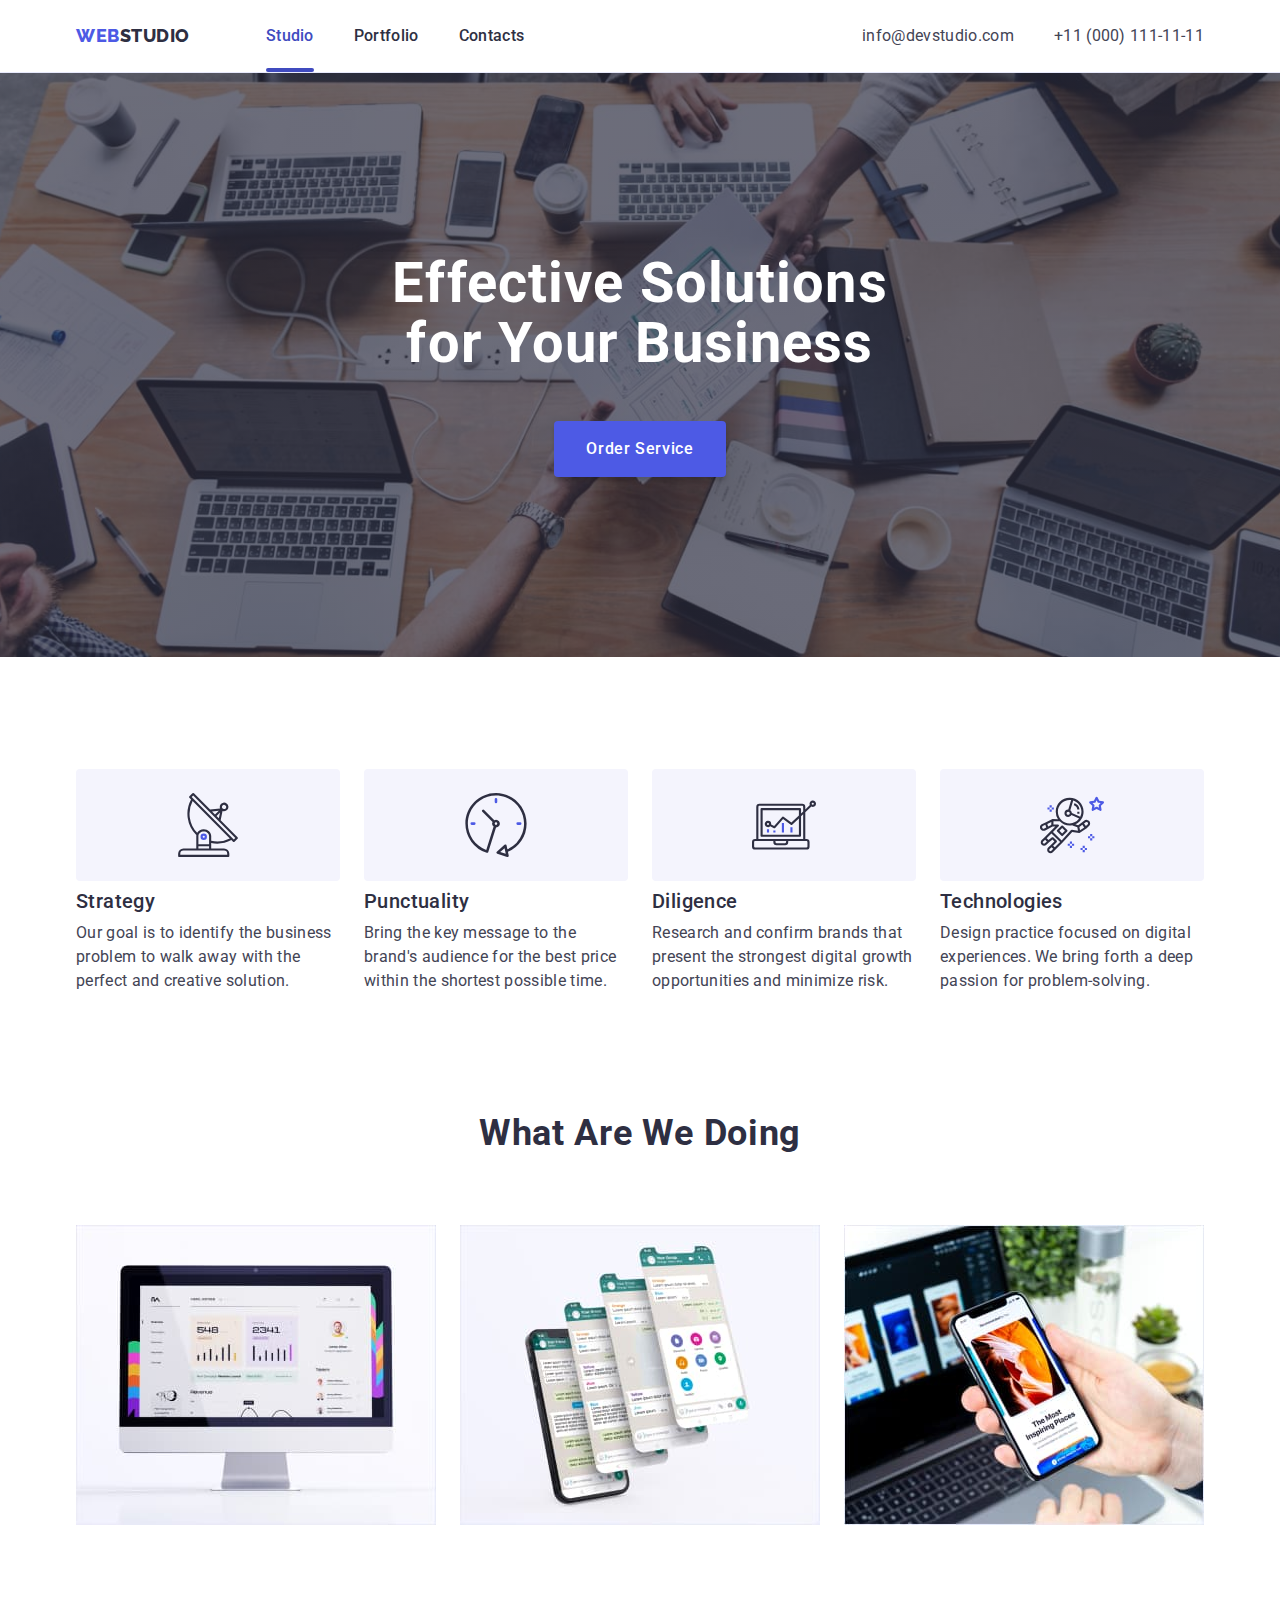
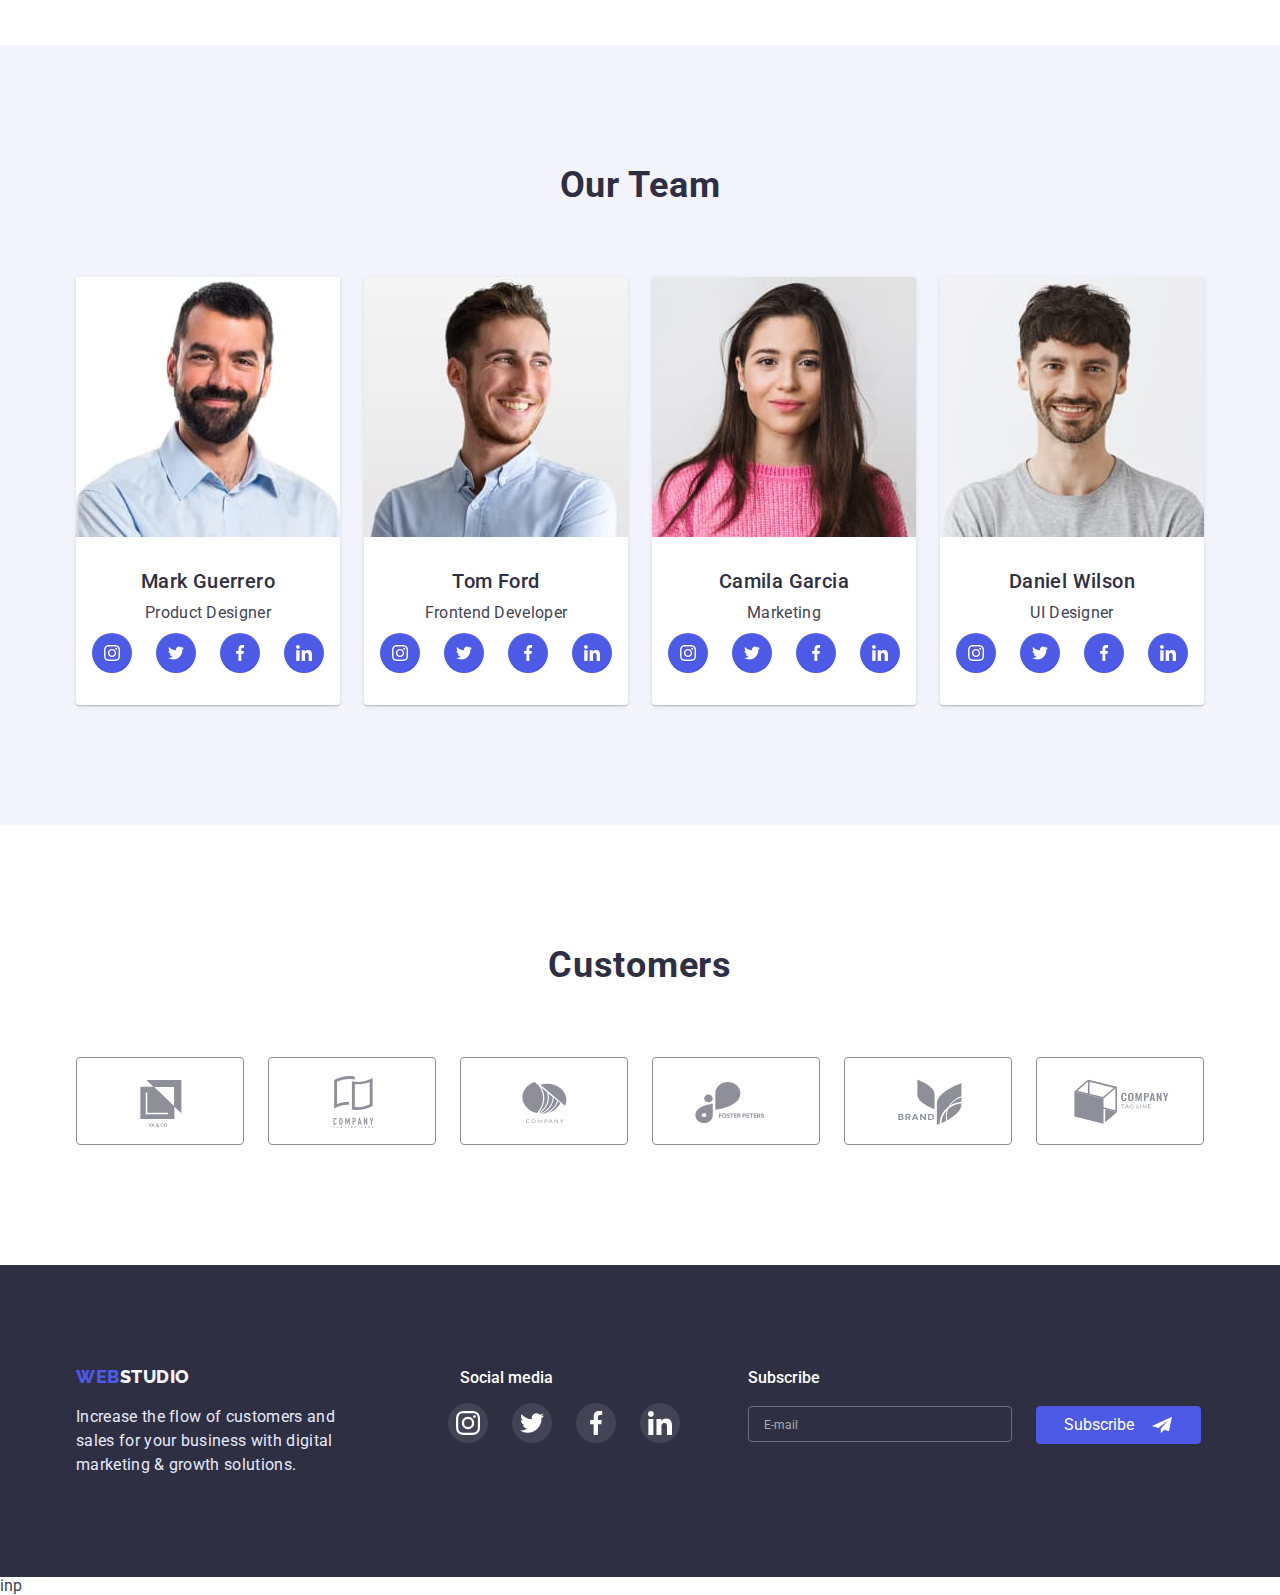
<file: index.html>
<!DOCTYPE html>
<html lang="en">
  <head>
    <meta charset="UTF-8" />
    <meta http-equiv="X-UA-Compatible" content="IE=edge" />
    <meta name="viewport" content="width=device-width, initial-scale=1.0" />
    <title>Website development for your business</title>    
    <link rel="preconnect" href="https://fonts.googleapis.com">
    <link rel="preconnect" href="https://fonts.gstatic.com" crossorigin>
    <link href="https://fonts.googleapis.com/css2?family=Raleway:wght@800&family=Roboto:wght@400;500;700;900&display=swap" rel="stylesheet">
    <link rel="stylesheet" href="https://cdn.jsdelivr.net/npm/modern-normalize@1.1.0/modern-normalize.min.css">
    <link href="./css/styles.css" rel="stylesheet" />
  </head>
  <body>
    <header class="header">
      <div class="container header-container">
      <nav class="header-nav">
        <a href="" class="logo link" ><span class="logo-web">Web</span>Studio</a>
        <ul class="header-list">
          <li class="menu-item"><a href="" class="header-item link current">Studio</a></li>
          <li class="menu-item"><a href="./portfolio.html" class="header-item link">Portfolio</a></li>
          <li class="menu-item"><a href="" class="header-item link">Contacts</a></li>
        </ul>
      </nav>
      <address class="header-contact">
        <ul class="contact-list">
          <li class="menu-item"><a class="contact-mail link" href="mailto:info@devstudio.com">info@devstudio.com</a></li>
          <li class="menu-item"><a class="contact-tel link" href="tel:+11(000)111-11-11">+11 (000) 111-11-11</a></li>
        </ul>
      </address>
      </div>
    </header>
    <main>
      <section class="hero">
        <div class="container">        
        <h1 class="hero-title">Effective Solutions for Your Business</h1>
        <button class="hero-btn" type="button" data-modal-open>Order Service</button>
        </div>
      </section>
      <section class="about-section">
        <div class="container">
        <ul class="about-list">
          <li class="about-item"> <div class="about-img"><svg class="about-icon" width="64" height="64">
            <use href="./images/icons.svg/symbol-defs.svg#icon-antenna"></use>
          </svg></div>
            <h3 class="about-subtitle">Strategy</h3>
            <p class="about-descr">
              Our goal is to identify the business problem to walk away with the
              perfect and creative solution.
            </p>
          </li>
          <li class="about-item"> <div class="about-img"><svg class="about-icon" width="64" height="64">
            <use href="./images/icons.svg/symbol-defs.svg#icon-clock"></use>
          </svg></div>
            <h3 class="about-subtitle">Punctuality</h3>
            <p class="about-descr">
              Bring the key message to the brand's audience for the best price
              within the shortest possible time.
            </p>
          </li>
          <li class="about-item"> <div class="about-img"><svg class="about-icon" width="64" height="64">
            <use href="./images/icons.svg/symbol-defs.svg#icon-diagram"></use>
          </svg></div>
            <h3 class="about-subtitle">Diligence</h3>
            <p class="about-descr">
              Research and confirm brands that present the strongest digital
              growth opportunities and minimize risk.
            </p>
          </li>
          <li class="about-item"> <div class="about-img"><svg class="about-icon" width="64" height="64">
            <use href="./images/icons.svg/symbol-defs.svg#icon-astronaut"></use>
          </svg></div>
            <h3 class="about-subtitle">Technologies</h3>
            <p class="about-descr">
              Design practice focused on digital experiences. We bring forth a
              deep passion for problem-solving.
            </p>
          </li>
        </ul>
        </div>
      </section>
      <section class="doing section">
        <div class="container">
        <h2 class="sectionName">What are we doing</h2>
        <ul class="doing-list">
          <li class="doing-item">
            <img class="doing-img" src="./images/main_page/img_s.jpg" alt="Monitor" width="360" />
          </li>
          <li class="doing-item">
            <img class="doing-img"
              src="./images/main_page/phone_s.jpg"
              alt="Mobile Phone"
              width="360"
            />
          </li>
          <li class="doing-item">
            <img class="doing-img"
              src="./images/main_page/hand_s.jpg"
              alt="Laptop and mobile phone"
              width="360"
            />
          </li>
        </ul>
        </div>
      </section>
      <section class="team section">
        <div class="container">
        <h2 class="sectionName">Our Team</h2>
        <ul class="team-list">
          <li class="team-item">
            <img class="team-img"
              src="./images/main_page/mark_s.jpg"
              alt="Product Designer"
              width="264"
            />
            <div class="team-block">
            <h3 class="team-name">Mark Guerrero</h3>
            <p class="team-proffesion">Product Designer</p>
            <ul class="social-list">
              <li class="social-item"><a href="" class="sotial-link team"><svg class="social-icon" width="16" height="16">
                <use href="./images/icons.svg/symbol-defs.svg#icon-instagram"></use>
              </svg></a></li>
              <li class="social-item"><a href="" class="sotial-link team"><svg class="social-icon" width="16" height="16">
                <use href="./images/icons.svg/symbol-defs.svg#icon-twitter"></use>
              </svg></a></li>
              <li class="social-item"><a href="" class="sotial-link team"><svg class="social-icon" width="16" height="16">
                <use href="./images/icons.svg/symbol-defs.svg#icon-facebook"></use>
              </svg></a></li>
              <li class="social-item"><a href="" class="sotial-link team"><svg class="social-icon" width="16" height="16">
                <use href="./images/icons.svg/symbol-defs.svg#icon-linkedin"></use>
              </svg></a></li>
            </ul>
            </div>
          </li>
          <li class="team-item">
            <img class="team-img"
              src="./images/main_page/tom_s.jpg"
              alt="Frontend Developer"
              width="264"
            />
            <div class="team-block">
            <h3 class="team-name">Tom Ford</h3>
            <p class="team-proffesion">Frontend Developer</p>
            <ul class="social-list">
              <li class="social-item"><a href="" class="sotial-link team"><svg class="social-icon" width="16" height="16">
                <use href="./images/icons.svg/symbol-defs.svg#icon-instagram"></use>
              </svg></a></li>
              <li class="social-item"><a href="" class="sotial-link team"><svg class="social-icon" width="16" height="16">
                <use href="./images/icons.svg/symbol-defs.svg#icon-twitter"></use>
              </svg></a></li>
              <li class="social-item"><a href="" class="sotial-link team"><svg class="social-icon" width="16" height="16">
                <use href="./images/icons.svg/symbol-defs.svg#icon-facebook"></use>
              </svg></a></li>
              <li class="social-item"><a href="" class="sotial-link team"><svg class="social-icon" width="16" height="16">
                <use href="./images/icons.svg/symbol-defs.svg#icon-linkedin"></use>
              </svg></a></li>
            </ul>
            </div>
          </li>
          <li class="team-item">
            <img class="team-img"
              src="./images/main_page/camila_s.jpg"
              alt="Marketing"
              width="264"
            />
            <div class="team-block">
            <h3 class="team-name">Camila Garcia</h3>
            <p class="team-proffesion">Marketing</p>
            <ul class="social-list">
              <li class="social-item"><a href="" class="sotial-link team"><svg class="social-icon" width="16" height="16">
                <use href="./images/icons.svg/symbol-defs.svg#icon-instagram"></use>
              </svg></a></li>
              <li class="social-item"><a href="" class="sotial-link team"><svg class="social-icon" width="16" height="16">
                <use href="./images/icons.svg/symbol-defs.svg#icon-twitter"></use>
              </svg></a></li>
              <li class="social-item"><a href="" class="sotial-link team"><svg class="social-icon" width="16" height="16">
                <use href="./images/icons.svg/symbol-defs.svg#icon-facebook"></use>
              </svg></a></li>
              <li class="social-item"><a href="" class="sotial-link team"><svg class="social-icon" width="16" height="16">
                <use href="./images/icons.svg/symbol-defs.svg#icon-linkedin"></use>
              </svg></a></li>
            </ul>
            </div>
          </li>
          <li class="team-item">
            <img class="team-img"
              src="./images/main_page/daniel_s.jpg"
              alt="UI Designer"
              width="264"
            />
            <div class="team-block">
            <h3 class="team-name">Daniel Wilson</h3>
            <p class="team-proffesion">UI Designer</p>
            <ul class="social-list">
              <li class="social-item"><a href="" class="sotial-link team"><svg class="social-icon" width="16" height="16">
                <use href="./images/icons.svg/symbol-defs.svg#icon-instagram"></use>
              </svg></a></li>
              <li class="social-item"><a href="" class="sotial-link team"><svg class="social-icon" width="16" height="16">
                <use href="./images/icons.svg/symbol-defs.svg#icon-twitter"></use>
              </svg></a></li>
              <li class="social-item"><a href="" class="sotial-link team"><svg class="social-icon" width="16" height="16">
                <use href="./images/icons.svg/symbol-defs.svg#icon-facebook"></use>
              </svg></a></li>
              <li class="social-item"><a href="" class="sotial-link team"><svg class="social-icon" width="16" height="16">
                <use href="./images/icons.svg/symbol-defs.svg#icon-linkedin"></use>
              </svg></a></li>
            </ul>
            </div>
          </li>
        </ul>
        </div>
      </section>
      <section class="customers section">
        <div class="container">
        <h2 class="sectionName">Customers</h2> 
        <ul class="customer-list">
          <li class="customer-item"><a href="" class="customers-link" target="_blank" rel="noopener norefferer"><svg class="customers-icon" width="104" height="56">
            <use href="./images/icons.svg/symbol-defs.svg#icon-Logo"></use>
          </svg></a></li>
          <li class="customer-item"><a href="" class="customers-link" target="_blank" rel="noopener norefferer"><svg class="customers-icon" width="104" height="56">
            <use href="./images/icons.svg/symbol-defs.svg#icon-Logo-1"></use>
          </svg></a></li>
          <li class="customer-item"><a href="" class="customers-link" target="_blank" rel="noopener norefferer"><svg class="customers-icon" width="104" height="56">
            <use href="./images/icons.svg/symbol-defs.svg#icon-Logo-2"></use>
          </svg></a></li>
          <li class="customer-item"><a href="" class="customers-link" target="_blank" rel="noopener norefferer"><svg class="customers-icon" width="104" height="56">
            <use href="./images/icons.svg/symbol-defs.svg#icon-Logo-3"></use>
          </svg></a></li>
          <li class="customer-item"><a href="" class="customers-link" target="_blank" rel="noopener norefferer"><svg class="customers-icon" width="104" height="56">
            <use href="./images/icons.svg/symbol-defs.svg#icon-Logo-4"></use>
          </svg></a></li>
          <li class="customer-item"><a href="" class="customers-link" target="_blank" rel="noopener norefferer"><svg class="customers-icon" width="104" height="56">
            <use href="./images/icons.svg/symbol-defs.svg#icon-Logo-5"></use>
          </svg></a></li>
        </ul>
        </div>
      </section>
    </main>
    <footer class="footer">
      <div class="container footer-container">         
      <div class="footer-left">
        <a  href="" class="logo"><span class="logo-web">Web</span>Studio</a>
      <p class="footer-text">
        Increase the flow of customers and sales for your business with digital
        marketing & growth solutions.
      </p>  
      </div> 
      <div class="right">
       <h2 class="footer-right-title">Social media</h2>
       <ul class="social-list">
              <li class="social-item"><a href="" class="sotial-link"><svg class="social-icon" width="24" height="24">
                <use href="./images/icons.svg/symbol-defs.svg#icon-instagram"></use>
              </svg></a></li>
              <li class="social-item"><a href="" class="sotial-link"><svg class="social-icon" width="24" height="24">
                <use href="./images/icons.svg/symbol-defs.svg#icon-twitter"></use>
              </svg></a></li>
              <li class="social-item"><a href="" class="sotial-link"><svg class="social-icon" width="24" height="24">
                <use href="./images/icons.svg/symbol-defs.svg#icon-facebook"></use>
              </svg></a></li>
              <li class="social-item"><a href="" class="sotial-link"><svg class="social-icon" width="24" height="24">
                <use href="./images/icons.svg/symbol-defs.svg#icon-linkedin"></use>
              </svg></a></li>
            </ul>
      </div> 
      <div class="footer-form">
        <strong class="footer-title">Subscribe</strong>
        <form class="user-form-subscribe">
          <div class="subscribe-form">
          <input class="user-subscribe-input"
           type="email"
           name="user_subscribe_email"
           id="subscribe"
           placeholder=" "
           >          
          <label class="subscribe-label" for="subscribe">E-mail</label>
          </div>
          <button type="submit" class="subscribe-btn">Subscribe <svg class="subscribe-icon" width="24" height="20">
            <use href="./images/icons.svg/symbol-defs.svg#icon-plane"></use>
          </svg></button>
        </form>
      </div>     
      </div>    
    </footer> 
    <div class="backdrop is-hidden" data-modal>
      <div class="modal">
        <button typ="button" class="modal-btn" data-modal-close>
          <svg class="modal-ikon" width="8" height="8">
            <use href="./images/icons.svg/symbol-defs.svg#icon-symbol-defs"></use>
          </svg>
        </button>        
        <strong class="modal-title">Leave your contacts and we will call you back</strong>
        <form class="modal-form"></form>
        <!-- ===========Name field============= -->
        <label class="modal-form-label" for="user_name">Name</label>
          <div class="modal-form-group">
          <input 
             class="modal-form-input"
             type="text"
             id="user_name"
             name="modal_form_name"
             required
             />
          <svg class="modal-form-icon" width="18" height="18">
            <use href="./images/icons.svg/symbol-defs.svg#icon-person-black-18dp-1"></use>
          </svg>
          </div>
        <!-- ===========Phone field============= -->
        <label class="modal-form-label" for="user_phone">Phone</label>
          <div class="modal-form-group">
          <input 
             class="modal-form-input"
             type="tel"
             id="user_phone"
             name="modal_form_name"
             required
             />             
          <svg class="modal-form-icon" width="18" height="18">
            <use href="./images/icons.svg/symbol-defs.svg#icon-phone-black-18dp-1"></use>
          </svg>
          </div>
        <!-- ===========Email field============= -->
        <label class="modal-form-label" for="user_email">Email</label>
          <div class="modal-form-group">
          <input 
             class="modal-form-input"
             type="email"
             id="user_email"
             name="modal_form_name"
             required
             />
          <svg class="modal-form-icon" width="18" height="18">
            <use href="./images/icons.svg/symbol-defs.svg#icon-email-black-18dp-1"></use>
          </svg>
          </div>
          <label class="modal-form-label" for="user_comment">Comment</label>
          <textarea class="modal-form-comment" name="user_comment" id="user_comment" placeholder="Text input"></textarea>

          <label class="modal-form-agreement" >
          <input class="modal-form-checkbox" 
          type="checkbox" 
          name="modal-form-policy" 
          
          <span class="modal-form-descr">I accept the terms and conditions of the <a class="agreement-link" href="" target="_blank">Privacy Policy</a></span> 
          </label>

          <button type="submit" class="modal-form-btn" disabled>Send</button>
        </form>
      </div>
    </div>
    <script src="./js/modal.js"></script>
  </body>
</html>
inp
</file>
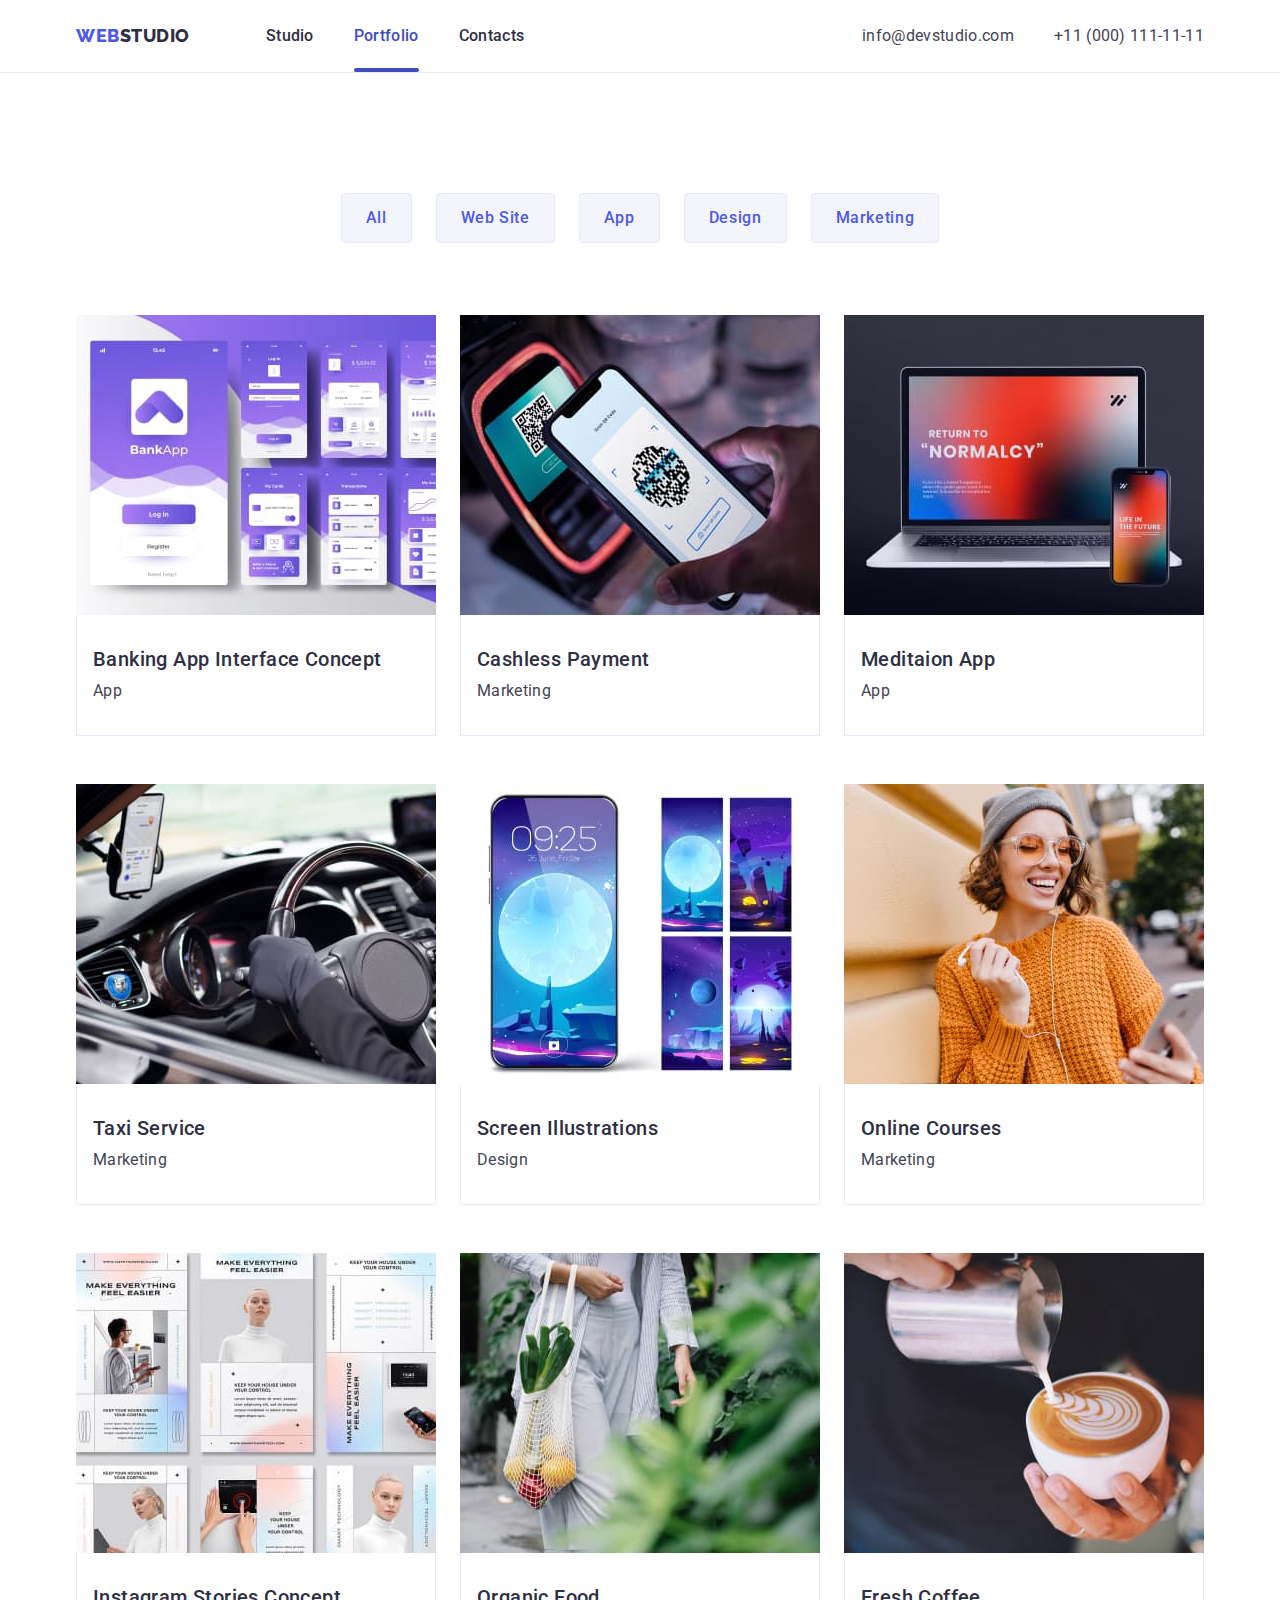
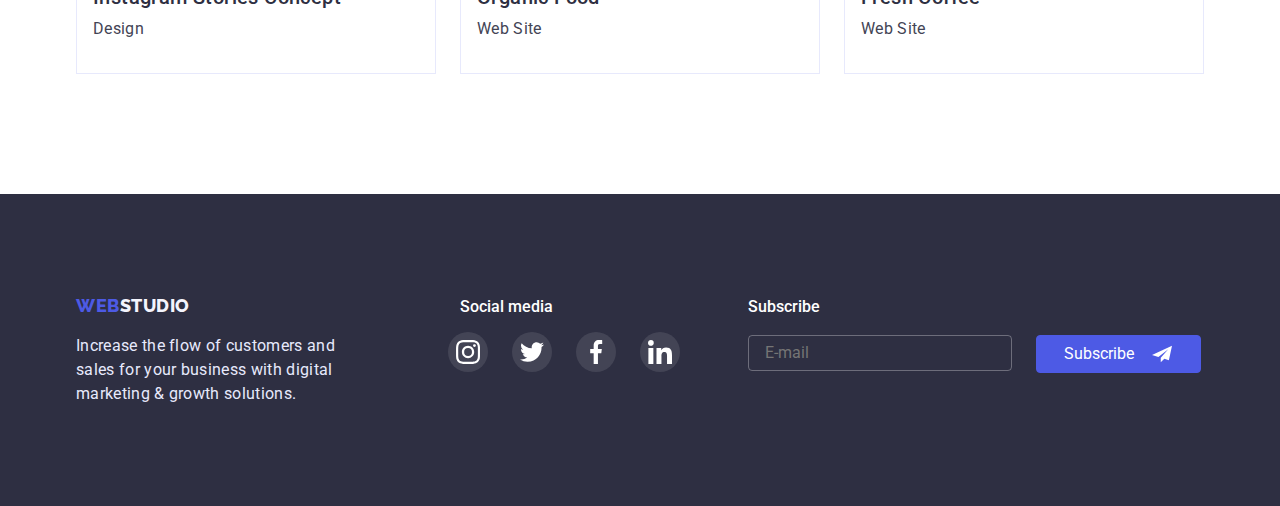
<file: portfolio.html>
<!DOCTYPE html>
<html lang="en">
<head>
    <meta charset="UTF-8">
    <meta http-equiv="X-UA-Compatible" content="IE=edge">
    <meta name="viewport" content="width=device-width, initial-scale=1.0">
    <title>Document</title>    
    <link rel="preconnect" href="https://fonts.googleapis.com">
    <link rel="preconnect" href="https://fonts.gstatic.com" crossorigin>
    <link href="https://fonts.googleapis.com/css2?family=Raleway:wght@800&family=Roboto:wght@400;500;700;900&display=swap" rel="stylesheet">
    <link rel="stylesheet" href="https://cdn.jsdelivr.net/npm/modern-normalize@1.1.0/modern-normalize.min.css">
    <link rel="stylesheet" href="./css/styles.css">
</head>
<body>
 <header class="header">
    <div class="container header-container">
      <nav class="header-nav">
        <a href="" class="logo link" ><span class="logo-web">Web</span>Studio</a>
        <ul class="header-list">
          <li class="menu-item"><a href="./index.html" class="header-item link">Studio</a></li>
          <li class="menu-item"><a href="" class="header-item link current">Portfolio</a></li>
          <li class="menu-item"><a href="" class="header-item link">Contacts</a></li>
        </ul>
      </nav>
      <address class="header-contact">
        <ul class="contact-list">
          <li class="menu-item"><a class="contact-mail link" href="mailto:info@devstudio.com">info@devstudio.com</a></li>
          <li class="menu-item"><a class="contact-tel link" href="tel:+11(000)111-11-11">+11 (000) 111-11-11</a></li>
        </ul>
      </address>
      </div>
    </header>
    <main>
        <section class="portfolio section">
        <div class="container">
        <h1 class="portfolio-title">Portfolio</h1>        
            <ul class="portfolio-list">
                <li class="portfolio-item">
                    <button class="portfolio-btn" type="button">All</button>
                </li>
                <li class="portfolio-item">
                    <button class="portfolio-btn" type="button">Web Site</button>
                </li>
                <li class="portfolio-item">
                    <button class="portfolio-btn" type="button">App</button>
                </li>
                <li class="portfolio-item">
                    <button class="portfolio-btn" type="button">Design</button>
                </li>
                <li class="portfolio-item">
                    <button class="portfolio-btn" type="button">Marketing</button>
                </li>
            </ul>     
        <!-- Section -->
            <ul class="section-list">
                <li class="section-item">
                    <div class="card-wrapper"><img class="section-img" src="./images/portfolio/bank_app.jpg" alt="Banking App">
                    <p class="overlay">Lorem, ipsum dolor sit amet consectetur adipisicing elit. Beatae tempore nam a deleniti magni perferendis minima harum modi animi quia quidem praesentium quam fugit, velit doloribus ducimus illo omnis esse.</p>
                    </div>
                    <div class="portfolio-box">
                    <h2 class="section-kind">Banking App Interface Concept</h2>
                    <p class="section-subtitle">App</p>        
                    </div>            
                </li>
                <li class="section-item">
                    <div class="card-wrapper"><img class="section-img" src="./images/portfolio/payment.jpg" alt="Mobile phone with QR">
                    <p class="overlay">Lorem, ipsum dolor sit amet consectetur adipisicing elit. Beatae tempore nam a deleniti magni perferendis minima harum modi animi quia quidem praesentium quam fugit, velit doloribus ducimus illo omnis esse.</p>
                    </div>
                    <div class="portfolio-box">
                    <h2 class="section-kind">Cashless Payment</h2>
                    <p class="section-subtitle">Marketing</p>  
                    </div>                  
                </li>
                <li class="section-item">
                    <div class="card-wrapper"><img class="section-img" src="./images/portfolio/medit_app.jpg" alt="Monitor and phone">
                    <p class="overlay">Lorem, ipsum dolor sit amet consectetur adipisicing elit. Beatae tempore nam a deleniti magni perferendis minima harum modi animi quia quidem praesentium quam fugit, velit doloribus ducimus illo omnis esse.</p>
                    </div>
                    <div class="portfolio-box">
                    <h2 class="section-kind">Meditaion App</h2>
                    <p class="section-subtitle">App</p>        
                    </div>            
                </li>            
                <li class="section-item">
                    <div class="card-wrapper"><img class="section-img" src="./images/portfolio/taxi.jpg" alt="Auto inside">
                    <p class="overlay">Lorem, ipsum dolor sit amet consectetur adipisicing elit. Beatae tempore nam a deleniti magni perferendis minima harum modi animi quia quidem praesentium quam fugit, velit doloribus ducimus illo omnis esse.</p>
                    </div>
                    <div class="portfolio-box">
                    <h2 class="section-kind">Taxi Service</h2>
                    <p class="section-subtitle">Marketing</p>  
                    </div>                  
                </li>
                <li class="section-item">
                    <div class="card-wrapper"><img class="section-img" src="./images/portfolio/screen.jpg" alt="Phone and screens">
                    <p class="overlay">Lorem, ipsum dolor sit amet consectetur adipisicing elit. Beatae tempore nam a deleniti magni perferendis minima harum modi animi quia quidem praesentium quam fugit, velit doloribus ducimus illo omnis esse.</p>
                    </div>
                    <div class="portfolio-box">
                    <h2 class="section-kind">Screen Illustrations</h2>
                    <p class="section-subtitle">Design</p>     
                    </div>               
                </li>
                <li class="section-item">
                    <div class="card-wrapper"><img class="section-img" src="./images/portfolio/courses.jpg" alt="Girl">
                    <p class="overlay">Lorem, ipsum dolor sit amet consectetur adipisicing elit. Beatae tempore nam a deleniti magni perferendis minima harum modi animi quia quidem praesentium quam fugit, velit doloribus ducimus illo omnis esse.</p>
                    </div>
                    <div class="portfolio-box">
                    <h2 class="section-kind">Online Courses</h2>
                    <p class="section-subtitle">Marketing</p>  
                    </div>                  
                </li>            
                <li class="section-item">
                    <div class="card-wrapper"><img class="section-img" src="./images/portfolio/insta_stories.jpg" alt="Stories screen">
                    <p class="overlay">Lorem, ipsum dolor sit amet consectetur adipisicing elit. Beatae tempore nam a deleniti magni perferendis minima harum modi animi quia quidem praesentium quam fugit, velit doloribus ducimus illo omnis esse.</p>
                    </div>
                    <div class="portfolio-box">
                    <h2 class="section-kind">Instagram Stories Concept</h2>
                    <p class="section-subtitle">Design</p>     
                    </div>               
                </li>
                <li class="section-item">
                    <div class="card-wrapper"><img class="section-img" src="./images/portfolio/organic_food.jpg" alt="Vegetables in the bag">
                    <p class="overlay">Lorem, ipsum dolor sit amet consectetur adipisicing elit. Beatae tempore nam a deleniti magni perferendis minima harum modi animi quia quidem praesentium quam fugit, velit doloribus ducimus illo omnis esse.</p>
                    </div>
                    <div class="portfolio-box">
                    <h2 class="section-kind">Organic Food</h2>
                    <p class="section-subtitle">Web Site</p>   
                    </div>                 
                </li>
                <li class="section-item">
                    <div class="card-wrapper"><img class="section-img" src="./images/portfolio/coffee.jpg" alt="Cup of coffee">
                    <p class="overlay">Lorem, ipsum dolor sit amet consectetur adipisicing elit. Beatae tempore nam a deleniti magni perferendis minima harum modi animi quia quidem praesentium quam fugit, velit doloribus ducimus illo omnis esse.</p>
                    </div>
                    <div class="portfolio-box">
                    <h2 class="section-kind">Fresh Coffee</h2>
                    <p class="section-subtitle">Web Site</p>   
                    </div>                 
                </li>
            </ul> 
        </div>     
        </section>          
    </main>
    <footer class="footer">
      <div class="container footer-container">         
      <div class="footer-left">
        <a  href="" class="logo"><span class="logo-web">Web</span>Studio</a>
      <p class="footer-text">
        Increase the flow of customers and sales for your business with digital
        marketing & growth solutions.
      </p>  
      </div> 
      <div class="right">
       <h2 class="footer-right-title">Social media</h2>
       <ul class="social-list">
              <li class="social-item"><a href="" class="sotial-link"><svg class="social-icon" width="24" height="24">
                <use href="./images/icons.svg/symbol-defs.svg#icon-instagram"></use>
              </svg></a></li>
              <li class="social-item"><a href="" class="sotial-link"><svg class="social-icon" width="24" height="24">
                <use href="./images/icons.svg/symbol-defs.svg#icon-twitter"></use>
              </svg></a></li>
              <li class="social-item"><a href="" class="sotial-link"><svg class="social-icon" width="24" height="24">
                <use href="./images/icons.svg/symbol-defs.svg#icon-facebook"></use>
              </svg></a></li>
              <li class="social-item"><a href="" class="sotial-link"><svg class="social-icon" width="24" height="24">
                <use href="./images/icons.svg/symbol-defs.svg#icon-linkedin"></use>
              </svg></a></li>
            </ul>
      </div>  
      <div class="footer-form">
        <strong class="footer-title">Subscribe</strong>
        <form class="user-form-subscribe">
          <label>
          <input class="user-subscribe-input"
           type="email"
           name="user_subscribe_email"
           placeholder="E-mail">          
          </label>
          <button type="submit" class="subscribe-btn">Subscribe <svg class="subscribe-icon" width="24" height="20">
            <use href="./images/icons.svg/symbol-defs.svg#icon-plane"></use>
          </svg></button>
        </form>
      </div>    
      </div>    
    </footer>    
</body>
</html>
</file>
<file: css/styles.css>
ul {list-style: none;
   margin-top: 0;
   margin-bottom: 0;
   padding-left: 0;}
a {text-decoration: none;}
h1,h2,h3,h4,h5,p {
   margin-top: 0;
   margin-bottom: 0;
}
img{
display: block;
}
button{
   cursor: pointer
}
:root {
   --color-iris: #4d5ae5;
   --color-ocean: #404bbf;
   --color-navy-blue: #2e2f42;
   --color-green: #31d0aa;
   --color-slate: #434455;
   --color-light-slate: #8e8f99;
   --color-cornflower: #e7e9fc;
   --color-cloud: #f4f4fd;
   --color-navy-blue-modal: #2e2f42;
   --color-grey: #2e2f42;
   --color-whit:#ffffff;
   --color-social-ikon: #D9D9D9;
   --transition: 250ms cubic-bezier(0.4, 0, 0.2, 1);
}
   /* ======BODY====== */
.section {
   padding-bottom: 120px;
   padding-top: 120px;
}
body {
  font-family: Roboto, sans-serif;
  color: var(--color-slate);
}
.container{
   width: 1158px;
   padding: 0 15px;
   margin: 0 auto;
}
/* ===== HEADER ===== */
.header-item.current {color: var(--color-ocean);}
.header-item.current::after{
      content: "";
      position: absolute;
      display: block;
      width: 100%;
      height: 4px;
      bottom: 0;
      left: 0;
      background: var(--color-ocean);
      border-radius: 2px;
}
.logo-web {color: var(--color-iris);}
.header { 
  border-bottom:1px solid var(--color-cornflower);
}
.header-container{
   display: flex;   
}
 .header-nav { 
   display: flex;
   align-items: center;
 }

 .logo {   
   font-family: 'Raleway', sans-serif;
   letter-spacing: 0.03em;
   font-weight: 800;
   font-size: 18px;
   line-height: calc(24/18);
 }
 .logo.link {
   text-transform: uppercase;
   margin-right: 76px;
 }
 .header .logo{
   color: var(--color-navy-blue);
 }

  .header-list {
   display: flex; 
   align-items: center;
 }
 .link {
   display: block;   
   padding-bottom: 24px;
   padding-top: 24px;   
 }
 .menu-item{
   position: relative;
 }
 .menu-item:not(:last-child){
 margin-right: 40px;  
 }
    address.header-contact {
    margin-left: auto;
 }
 .header-item {
    font-weight: 500;    
    line-height: calc(24/16);
    letter-spacing: 0.02em;  
    color: var(--color-navy-blue-modal);
    transition: color var(--transition);
 }
 .header-item:hover,
 .header-item:focus{
    color: var(--color-ocean);
 }
 .header-contact {     
   font-style:normal;
 }
 .contact-list {
   display: flex;  
   align-items: center;
 } 
 .contact-mail,
 .contact-tel { 
  color: var(--color-slate);   
  line-height: calc(24/16);
  letter-spacing: 0.02em;  
  transition: color var(--transition); 
 } 
 .contact-mail:hover,
 .contact-mail:focus,
 .contact-tel:hover,
 .contact-tel:focus{    
   color: var(--color-ocean);
   }
   /* =====MAIN====== */
     .hero {      
      text-align: center;
      padding-top: 180px ;
      padding-bottom: 180px;
      background-color: rgba(46, 47, 66, 0.7);
      background-image: linear-gradient(rgba(46, 47, 66, 0.7), rgba(46, 47, 66, 0.7)), url(../images/hero/hero.jpg);
      background-repeat: no-repeat;
      background-position: center;
      background-size: cover;
      max-width: 1440px;      
      margin: 0 auto;
      }
  
     .hero-title {   
        width: 500px;              
        margin-left: auto;
        margin-right: auto;
        margin-bottom: 48px;

        font-size: 56px;
        line-height: calc(60/56);
        text-align: center;
        letter-spacing: 0.02em;      
        color:var(--color-whit) ;      
     }
  
     .hero-btn { 
      margin-left: auto;   
      margin-right: auto;  
      padding: 16px 32px;
      min-width: 169px;
      border-radius: 4px;
      border: none;

      font-family: 'Roboto', sans-serif;
      background: var(--color-iris);
      box-shadow: 0px 4px 4px rgba(0, 0, 0, 0.15);
      border-radius: 4px;
      font-weight: 500;
      font-size: 16px;
      line-height: calc(24/16);      
      letter-spacing: 0.04em;      
      color: var(--color-whit);
      cursor: pointer;
      transition: background-color var(--transition);
     }
        .hero-btn:hover,
        .hero-btn:focus{
         background-color: var(--color-ocean);
        }
     /* =====ABOUT===== */
  
     .about-section {
      margin-bottom: 0;
      margin-top: 112px;
     }
    .about-icon{
    
  }
     .about-list {
      display: flex;
      justify-content: space-between;
      
     }
  
     .about-item {
      flex-basis: calc((100% - 3 * 24px) / 4);
     }
     .about-img{
      display: flex;
      justify-content: center;
      align-items: center;
      margin-bottom: 8px;
      width: 264px;
      height: 112px;
      background: var(--color-cloud);
      border-radius: 4px;
     }
  
     .about-subtitle {
    margin-bottom: 8px;
    font-weight: 500;
    font-size: 20px;
    line-height: calc(24/20);  
    letter-spacing: 0.02em; 
    color: var(--color-grey);
     }
  
     .about-descr {     
    line-height: calc(24/16);      
    letter-spacing: 0.02em;    
     } 
     /* ====common====== */
     .sectionName{   
        margin-bottom: 72px;
        font-size: 36px;
        line-height: calc(40/36);        
        text-align: center;
        letter-spacing: 0.02em;
        text-transform: capitalize;       
        color: var(--color-navy-blue-modal);
     }
     /* =====DOING====== */
  
     .doing.section {
      
     }
  
     .doing-list {
      display: flex;
      justify-content: space-between;      
     }
  
     .doing-item {

     }
  
     .doing-img {

     }
     /* ======TEAM==== */
  
     .team.section {
      background-color: var(--color-cloud);
     }
     .social-list{
      display: flex;
      justify-content: center;
      gap: 24px;
      
     }     
     .sotial-link{
      display: flex;
      justify-content: center;
      align-items: center;
      width: 40px;
      height: 40px;
      border-radius: 50%;
      background: var(--color-iris);
      fill: var(--color-whit);
      transition:background var(--transition) ;
     }
     .sotial-link.team:hover,
     .sotial-link.team:focus
     {
      background: var(--color-ocean)
     }
     .team-list {
      display: flex;
      justify-content: space-between;
     }
  
     .team-item {
      background:var(--color-whit);
      box-shadow: 0px 1px 6px rgba(46, 47, 66, 0.08), 0px 1px 1px rgba(46, 47, 66, 0.16), 0px 2px 1px rgba(46, 47, 66, 0.08);
      border-radius: 0px 0px 4px 4px;
     }
  
     .team-img {
      
     }
     .team-block{
      padding: 32px 16px;
     }
     .team-name {
      margin-bottom: 8px;
      font-weight: 500;
      font-size: 20px;
      line-height: calc(24/20);      
      text-align: center;
      letter-spacing: 0.02em;    
      color: var(--color-navy-blue-modal);
     }
  
     .team-proffesion {  
      margin-bottom: 8px;       
        line-height: calc(24/16);        
        text-align: center;
        letter-spacing: 0.02em;           
     }
     /* =========Customers======= */
     .customer-list{
      display: flex;
      justify-content: center;
      gap: 24px;
     }
     .customers-icon{
      fill: var(--color-light-slate);
      transition: fill var(--transition);
     }
     .customer-item{
           
     }
     .customers-link {
         display: flex;
         justify-content: center;
         align-items: center;
         border: 1px solid var(--color-light-slate);
         border-radius: 4px;
         width: 168px;
         height: 88px;
         transition: border-color var(--transition);
     }
    .customers-link:hover .customers-icon,
    .customers-link:focus .customers-icon {      
     fill: var(--color-ocean);
     
         }   

     .customers-link:hover,
     .customers-link:focus{
      border-color: var(--color-ocean);
      
     }
 /* ======FOOTER========== */
 .footer{
  background-color: var(--color-navy-blue);
  padding-top: 100px;
  padding-bottom: 100px;
 }
 .footer .logo {
  display: block;
  margin-bottom: 16px;
  color: var(--color-cloud);
  text-transform: uppercase;
 }
.footer-text{  
    width: 264px;
    line-height: calc(24/16);
    letter-spacing: 0.02em;  
    color: var(--color-cornflower);
}
.footer-right-title{
   margin-bottom: 16px;
   font-weight: 500;
   font-size: 16px;
   color: var(--color-whit);
}
.footer-container{
display: flex;
align-items: baseline;

}
.footer-left{
   margin-right: 120px;
}
.right{
   width: 208px;
   margin-right: 80px;
}
.footer .sotial-link {
background: rgba(255, 255, 255, 0.1);
transition: background var(--transition);
}
.footer .sotial-link:hover,
.footer .sotial-link:focus {
   background: var(--color-green);
}
/* =====PORTFOLIO===== */
.portfolio.section {
}
.portfolio-box:focus{
   box-shadow: 0px 1px 6px rgba(46, 47, 66, 0.08), 0px 1px 1px rgba(46, 47, 66, 0.16), 0px 2px 1px rgba(46, 47, 66, 0.08);
}
.portfolio-title   {
         position: absolute;
         width: 1px;
         height: 1px;
         margin: -1px;
         border: 0;
         padding: 0;
   
         white-space: nowrap;
         clip-path: inset(100%);
         clip: rect(0 0 0 0);
         overflow: hidden;      
}
/* ==list== */
.portfolio-list {   
   margin-bottom: 72px;
   
   display: flex;
   justify-content: center;
}

.portfolio-item:not(:last-child) {
   margin-right: 24px;   
}
.portfolio-box{
   padding-left: 16px;
   border: 1px solid var(--color-cornflower);
   border-top: none;
   padding-top: 32px;
   padding-bottom: 32px;
}
.portfolio-btn {
   padding: 12px 24px;
   border: 1px solid var(--color-cornflower) ;
   border-radius: 4px;

   font-family: inherit;
    background: var(--color-cloud);  
    font-weight: 500;
    font-size: 16px;
    line-height: calc(24/16);       
    letter-spacing: 0.04em;  
    color: var(--color-iris);
    transition: background var(--transition), color var(--transition), border-color var(--transition), box-shadow var(--transition);
}
.portfolio-btn:hover,
.portfolio-btn:focus{
  background: var(--color-ocean);
  color: var(--color-whit);
  border-color: var(--color-ocean);
  box-shadow: 0px 3px 1px rgba(0, 0, 0, 0.1), 0px 2px 1px rgba(0, 0, 0, 0.08), 0px 2px 2px rgba(0, 0, 0, 0.12);
}
/* ===section=== */
.section-list{
   display: flex;
   flex-wrap: wrap;
   row-gap: 48px;
   column-gap: 24px;
}
.section-item {   
   flex-basis: calc((100% - 2 * 24px)/ 3); 
   cursor: pointer;
   transition: box-shadow var(--transition);
}
.section-item:hover {
   box-shadow: 0px 1px 6px rgba(46, 47, 66, 0.08), 0px 1px 1px rgba(46, 47, 66, 0.16), 0px 2px 1px rgba(46, 47, 66, 0.08);  
   
}
.section-item:hover .overlay{
transform: translate(0, 0);
}

.section-img {
   
}

.section-subtitle {     
   line-height: calc(24/16);
   letter-spacing: 0.02em;
}

.section-kind {      
      margin-bottom: 8px;

      font-weight: 500;
      font-size: 20px;
      line-height: calc(24/20);
      letter-spacing: 0.02em;
      color: var(--color-grey);        
}
.card-wrapper{
   position: relative;
   overflow: hidden;
}
.overlay{
   position: absolute;
   top: 0;
   left: 0;
   height: 100%;
   padding: 40px 32px ;
   overflow: auto;
   transform: translate(0, 100%);
   transition: transform var(--transition);
   
   background: var(--color-iris);   
      font-weight: 400;
      font-size: 16px;
      line-height: calc(24/16);      
      letter-spacing: 0.02em;   
      color: var(--color-cloud);
}

/* ======Modal window */
.backdrop {
   position: fixed;
   z-index: 100;
   top: 0;
   left: 0;
   width: 100%;
   height: 100%;
   
   background-color: rgba(46, 47, 66, 0.4);
   opacity: 1;
   transition: opacity var(--transition), visibility var(--transition);
}

.backdrop.is-hidden .modal{
   transform: translate(-50%, -50%) scale(0);
}
.modal {
   position: absolute;   
   /* top: calc(50% - 204px);
   left: calc(50% - 228px); */
   top: 50%;
   left: 50%;
   /* transform: translate(-50%, -50%); */
   width: 408px;
   min-height: 456px;
   background: #FCFCFC;
   box-shadow: 0px 1px 1px rgba(0, 0, 0, 0.14), 0px 1px 3px rgba(0, 0, 0, 0.12), 0px 2px 1px rgba(0, 0, 0, 0.2);
   border-radius: 4px;
   transform: translate(-50%, -50%) scale(1);
   transition: transform var(--transition);
   padding: 72px 40px 40px 40px;
}

.modal-btn {
   display: flex;   
   justify-content: center;
   align-items: center;
   position: absolute;
   top: 24px;
   right: 24px;
   width: 24px;
   height: 24px;
   padding: 0;
   background: var(--color-cornflower);
   border: 1px solid rgba(0, 0, 0, 0.1);
   border-radius: 50%;   
}
.is-hidden{
   visibility: hidden;
   opacity: 0;
   pointer-events: none;
}
.modal-ikon {
transition: fill var(--transition);   
}
.modal-btn:hover .modal-ikon,
.modal-btn:focus .modal-ikon
{
   fill: var(--color-whit);
}
.modal-btn:hover ,
.modal-btn:focus{
background: var(--color-ocean);   
}
.modal-title{
   display: block;
   text-align: center;
   margin-bottom: 16px;
   font-weight: 500;
   font-size: 16px;
   line-height: calc(24/16);    
   color: var(--color-navy-blue);
}
.modal-form-label {
   display: block;
   font-weight: 400;
   font-size: 12px;
   line-height: calc(16/12);
   color: var(--color-light-slate);
   margin-bottom: 4px;
}

.modal-form-group {
   position: relative;
   margin-bottom: 8px;
}

.modal-form-input {
   display: block;
   width: 100%;
   height: 40px;
   border: 1px solid rgba(33, 33, 33, 0.2);
   border-radius: 4px;
   padding-left: 38px;
   padding-right: 38px;
   transition: border-color var(--transition);
}
.modal-form-input:focus{
   outline: none;
   border-color:  var(--color-iris) ;
}
.modal-form-input:focus + .modal-form-icon{
   fill: var(--color-iris);
}
.modal-form-icon {
   position: absolute;
   top: 50%;
   transform: translateY(-50%);
   pointer-events: none;
   left: 16px;
   fill: var(--color-navy-blue);
   transition: fill var(--transition);
}
.modal-form-comment{
   display: block;
   width: 100%;
   resize: none;
   margin-bottom: 16px;
   height: 120px;
   border: 1px solid rgba(33, 33, 33, 0.2);
   border-radius: 4px;
   padding: 8px 16px;
   transition: border-color var(--transition);
   font-weight: 400;
   font-size: 12px;
   line-height: calc(16/12);
   
}
.modal-form-comment::placeholder{
   color: rgba(117, 117, 117, 0.5);
}
.modal-form-comment:focus{
   outline: none;
   border-color: var(--color-iris);
}
.modal-form-agreement{
display: flex;
align-items: center;
justify-content: center;
margin-bottom: 24px;
gap: 8px;
font-weight: 400;
font-size: 12px;
line-height: calc(16/12);
color: #757575;

}
.modal-form-checkbox{
   appearance: none;
   width: 16px;
   height: 16px;     
   border: 1.25px solid var(--color-navy-blue-modal);
   border-radius: 2px;
   background-image: url(../images/icons.svg/Vector.svg) ;
   
   background-repeat: no-repeat;
   background-position: center;
   transition: background-color var(--transition);

}
.modal-form-checkbox:checked{
   background-color:var(--color-ocean);
   border-color: var(--color-ocean) ;
}
.modal-form-btn{
   display: block;
   margin-left: auto;
   margin-right: auto;
   width: 169px;
   height: 56px;
   font-weight: 500;
   font-size: 16px;
   line-height: calc(24/16);
   color: var(--color-whit);
   background:var(--color-iris);
   border-color: var(--color-iris);
   box-shadow: 0px 4px 4px rgba(0, 0, 0, 0.15);
   border-radius: 4px;
   transition: background-color var(--transition);
}
.modal-form-btn:hover{
   background-color: var(--color-ocean);
}
.agreement-link{
   text-decoration: underline;
   color: var(--color-iris);
}
.modal-form-descr{
   user-select: none;
}
.user-subscribe-input{
   border: 1px solid rgba(255, 255, 255, 0.3);    
   border-radius: 4px;
   padding-left: 16px;
   padding-top: 8px;
   padding-bottom: 8px;
   width: 264px;
   background-color: rgba(0, 0, 0, 0);
   color: var(--color-whit);
   
}
.user-subscribe-input:focus{
outline: none;
border-color: var(--color-iris);

}
.user-subscribe-input:focus + .subscribe-label, 
.user-subscribe-input:not(:placeholder-shown) + .subscribe-label
{
  transform: translate(-60px, -12px);
}
.user-form-subscribe{
display: flex;
gap: 24px;
}
.footer-title{
   display: block;
   margin-bottom: 16px;
   font-weight: 500;
   font-size: 16px;
   line-height: calc(24/16);     
   color: var(--color-whit);
}
.subscribe-btn{
   display: flex;   
   justify-content: center;
   align-items: center;
   padding: 8px 24px;
   gap: 16px;
   width: 165px;
   background-color: var(--color-iris);
   color: var(--color-whit);
   border: 1px solid var(--color-iris) ;
   border-radius: 4px;
   transition: background-color var(--transition);
}
.subscribe-icon{
   fill: var(--color-whit);
}
.subscribe-btn:focus,
.subscribe-btn:hover
{
   background-color: var(--color-ocean);
}
.subscribe-form{
   position: relative;
}
.subscribe-label{
   position: absolute;
   top: 50%;
   left: 16px;
   transform: translateY(-50%);
   font-weight: 400;
   font-size: 12px;
   line-height: calc(24/12);
   color: rgba(255, 255, 255, 0.6);
   transition: transform var(--transition);
}
</file>
